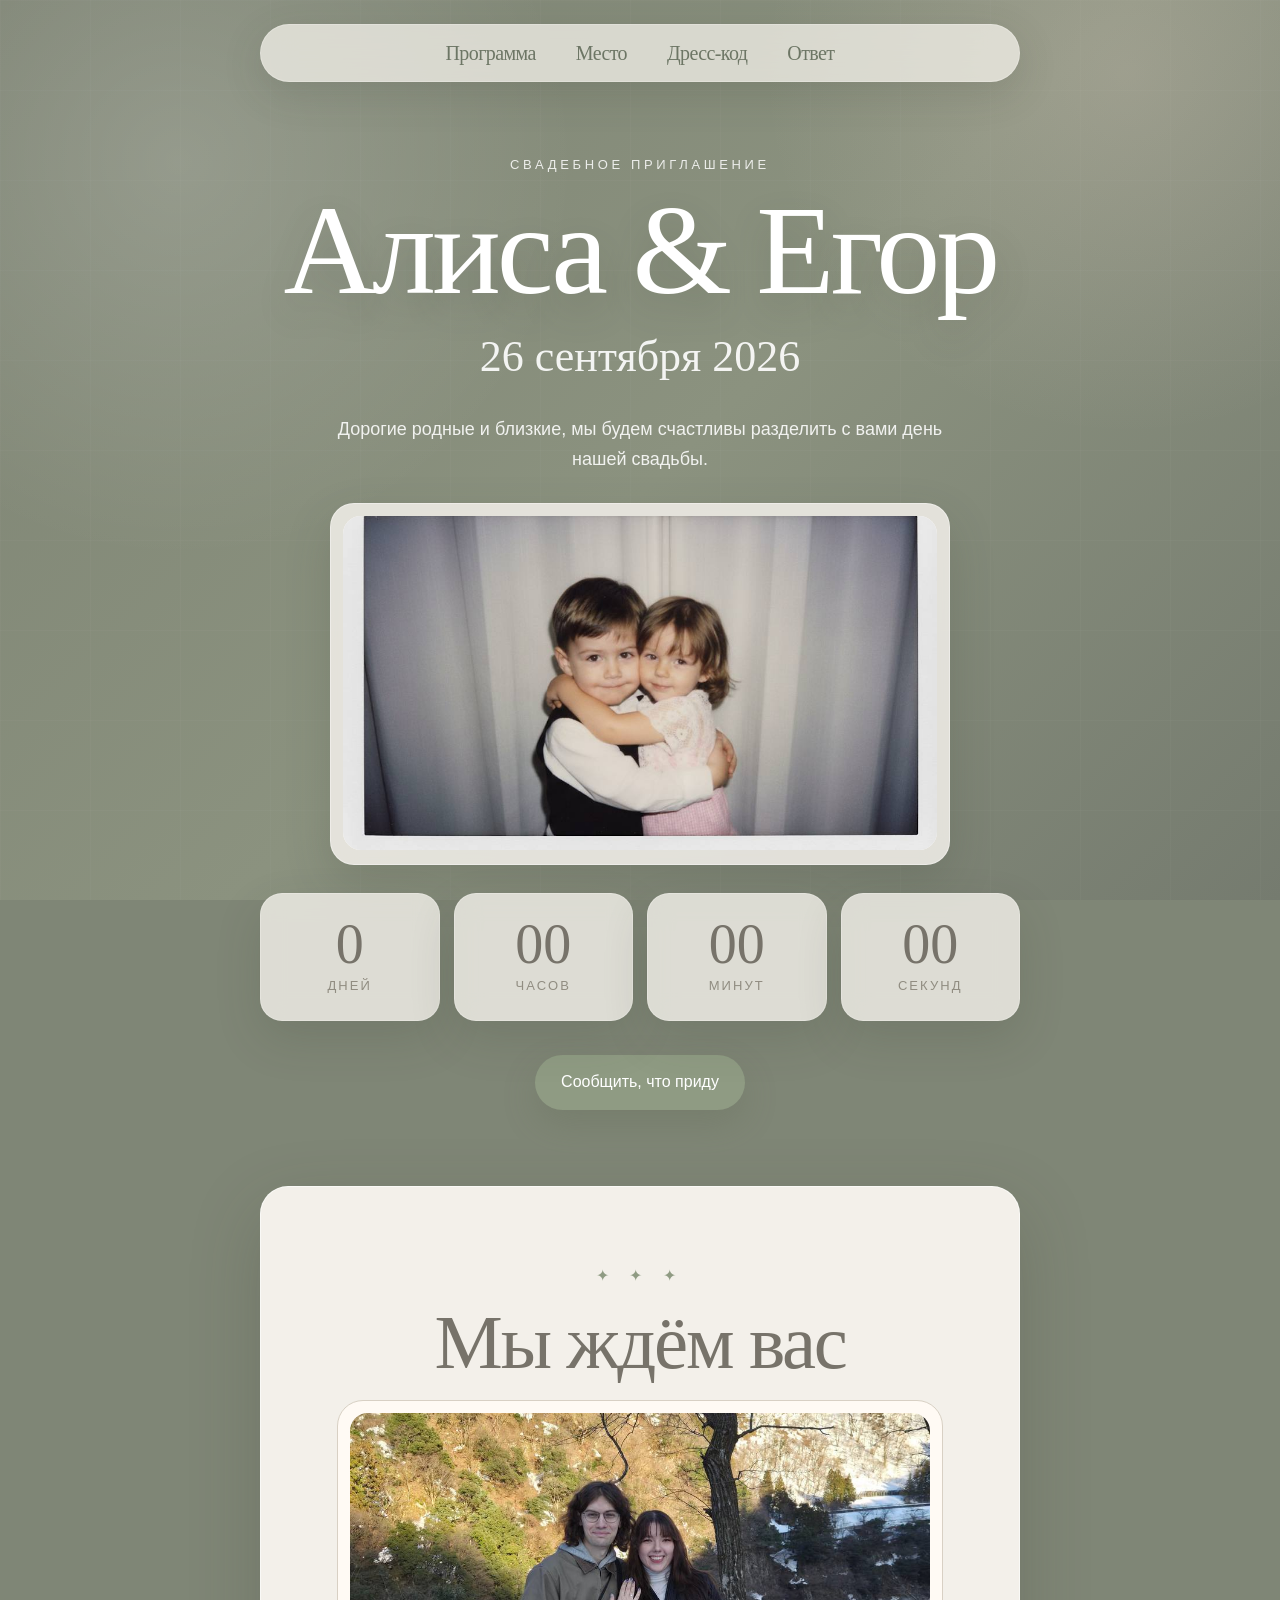
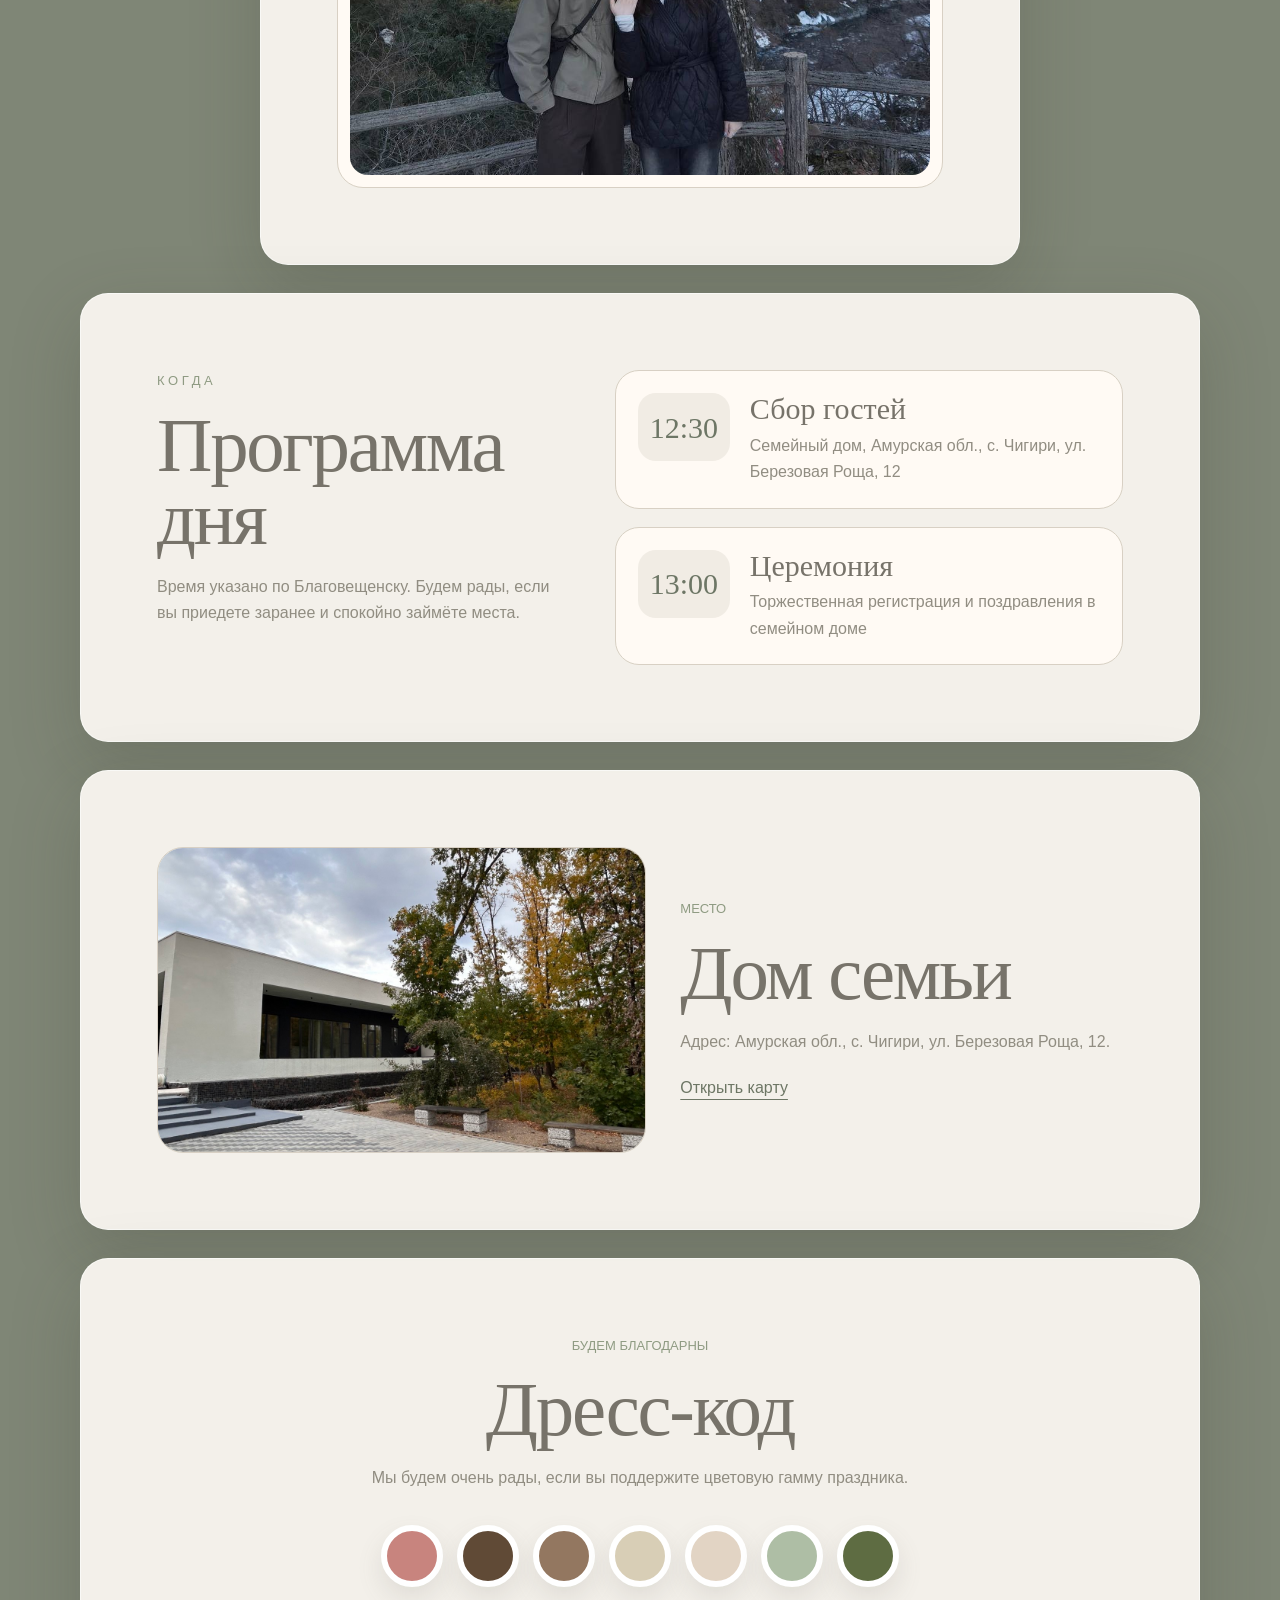
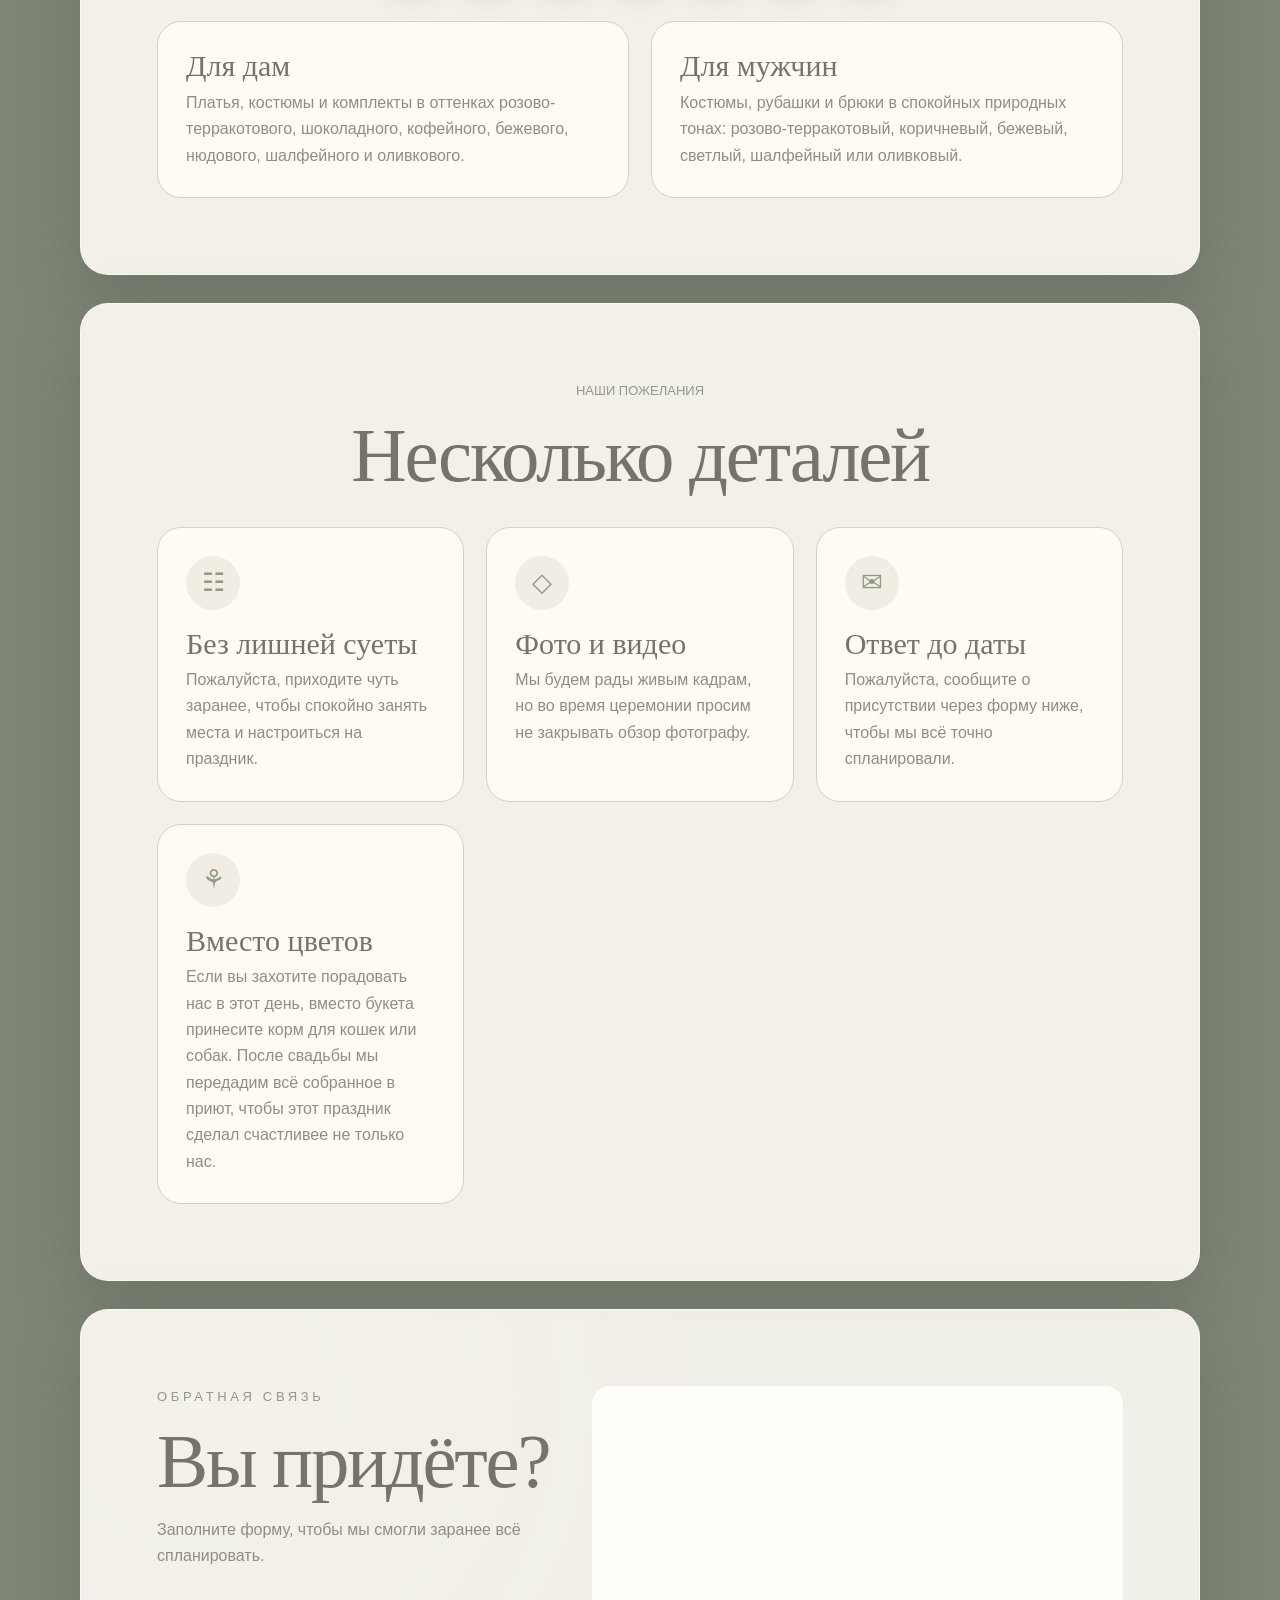
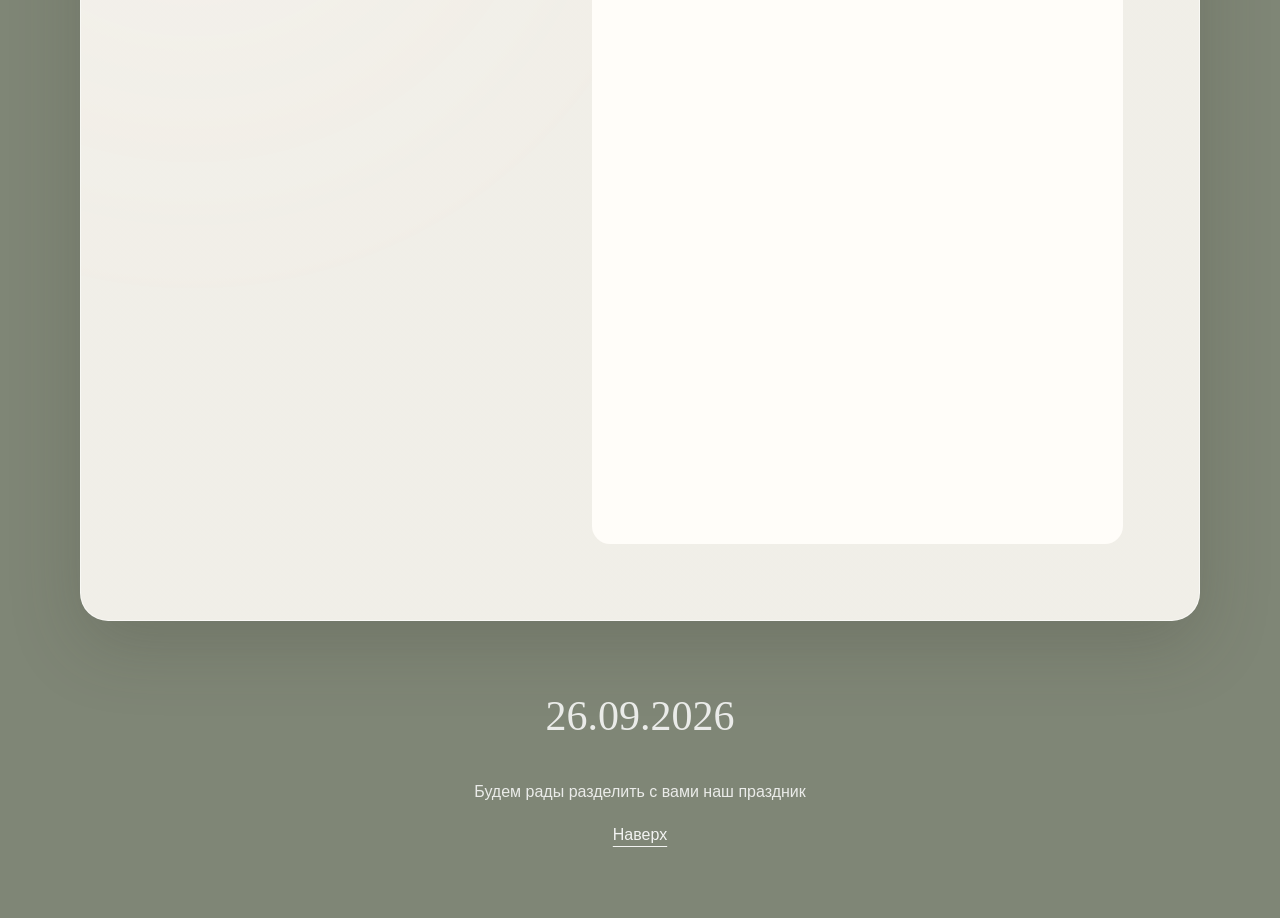
<file: index.html>
<!doctype html>
<html lang="ru">
<head>
  <meta charset="utf-8" />
  <meta name="viewport" content="width=device-width, initial-scale=1" />
  <meta name="description" content="Свадебное приглашение" />
  <title>Свадебное приглашение — 26.09.2026</title>
  <link rel="stylesheet" href="style.css" />
</head>

<body>
  <div class="page-bg" aria-hidden="true"></div>

  <header class="hero" id="top">
    <nav class="nav">
      <a href="#program">Программа</a>
      <a href="#place">Место</a>
      <a href="#dresscode">Дресс-код</a>
      <a href="#rsvp">Ответ</a>
    </nav>

    <div class="hero__inner">
      <p class="eyebrow">Свадебное приглашение</p>
      <h1><span id="brideName">Алиса</span> & <span id="groomName">Егор</span></h1>
      <p class="hero__date">26 сентября 2026</p>
      <p class="hero__lead">
        Дорогие родные и близкие, мы будем счастливы разделить с вами день нашей свадьбы.
      </p>

      <div class="hero-photos" aria-label="Детское совместное фото невесты и жениха">
        <figure class="hero-photo hero-photo--together">
          <img src="assets/together_kids.jpg" alt="Детское совместное фото невесты и жениха" />
        </figure>
      </div>

      <div class="countdown" aria-label="Отсчёт до свадьбы">
        <div class="countdown__item"><strong id="days">0</strong><span>дней</span></div>
        <div class="countdown__item"><strong id="hours">0</strong><span>часов</span></div>
        <div class="countdown__item"><strong id="minutes">0</strong><span>минут</span></div>
        <div class="countdown__item"><strong id="seconds">0</strong><span>секунд</span></div>
      </div>

      <a class="button" href="#rsvp">Сообщить, что приду</a>
    </div>
  </header>

  <main>
    <section class="section intro">
      <div class="ornament">✦ ✦ ✦</div>
      <h2>Мы ждём вас</h2>
      <figure class="intro-photo">
        <img src="assets/together_old.jpg" alt="Совместное фото пары" />
      </figure>
    </section>

    <section class="section split" id="program">
      <div>
        <p class="eyebrow">Когда</p>
        <h2>Программа дня</h2>
        <p class="muted">
          Время указано по Благовещенску. Будем рады, если вы приедете заранее и спокойно займёте места.
        </p>
      </div>

      <div class="timeline" aria-label="Программа свадебного дня">
        <div class="timeline__item">
          <time>12:30</time>
          <div>
            <h3>Сбор гостей</h3>
            <p>Семейный дом, Амурская обл., с. Чигири, ул. Березовая Роща, 12</p>
          </div>
        </div>

        <div class="timeline__item">
          <time>13:00</time>
          <div>
            <h3>Церемония</h3>
            <p>Торжественная регистрация и поздравления в семейном доме</p>
          </div>
        </div>
      </div>
    </section>

    <section class="section venue" id="place">
      <div class="venue__image">
        <img src="assets/place.jpg" alt="Семейный дом" />
      </div>
      <div class="venue__content">
        <p class="eyebrow">Место</p>
        <h2>Дом семьи</h2>
        <p>
          Адрес: Амурская обл., с. Чигири, ул. Березовая Роща, 12.
        </p>
        <a class="text-link" href="https://yandex.ru/maps/?text=%D0%90%D0%BC%D1%83%D1%80%D1%81%D0%BA%D0%B0%D1%8F%20%D0%BE%D0%B1%D0%BB.%2C%20%D1%81.%20%D0%A7%D0%B8%D0%B3%D0%B8%D1%80%D0%B8%2C%20%D1%83%D0%BB.%20%D0%91%D0%B5%D1%80%D0%B5%D0%B7%D0%BE%D0%B2%D0%B0%D1%8F%20%D0%A0%D0%BE%D1%89%D0%B0%2C%2012">Открыть карту</a>
      </div>
    </section>

    <section class="section" id="dresscode">
      <div class="section__head">
        <p class="eyebrow">Будем благодарны</p>
        <h2>Дресс-код</h2>
        <p>
          Мы будем очень рады, если вы поддержите цветовую гамму праздника.
        </p>
      </div>

      <div class="palette" aria-label="Палитра дресс-кода">
        <span style="--c:#C8847E" title="розово-терракотовый"></span>
        <span style="--c:#604A36" title="тёмно-коричневый"></span>
        <span style="--c:#937760" title="кофейный"></span>
        <span style="--c:#D8CEB6" title="светло-бежевый"></span>
        <span style="--c:#E2D4C4" title="нюдовый"></span>
        <span style="--c:#AEBEA5" title="шалфейный"></span>
        <span style="--c:#5E6C42" title="оливковый"></span>
      </div>

      <div class="dress-notes">
        <article>
          <h3>Для дам</h3>
          <p>Платья, костюмы и комплекты в оттенках розово-терракотового, шоколадного, кофейного, бежевого, нюдового, шалфейного и оливкового.</p>
        </article>
        <article>
          <h3>Для мужчин</h3>
          <p>Костюмы, рубашки и брюки в спокойных природных тонах: розово-терракотовый, коричневый, бежевый, светлый, шалфейный или оливковый.</p>
        </article>
      </div>
    </section>

    <section class="section wishes" id="wishes">
      <div class="section__head">
        <p class="eyebrow">Наши пожелания</p>
        <h2>Несколько деталей</h2>
      </div>

      <div class="wish-grid">
        <article>
          <span>☷</span>
          <h3>Без лишней суеты</h3>
          <p>Пожалуйста, приходите чуть заранее, чтобы спокойно занять места и настроиться на праздник.</p>
        </article>

        <article>
          <span>◇</span>
          <h3>Фото и видео</h3>
          <p>Мы будем рады живым кадрам, но во время церемонии просим не закрывать обзор фотографу.</p>
        </article>

        <article>
          <span>✉</span>
          <h3>Ответ до даты</h3>
          <p>Пожалуйста, сообщите о присутствии через форму ниже, чтобы мы всё точно спланировали.</p>
        </article>

        <article>
          <span>⚘</span>
          <h3>Вместо цветов</h3>
          <p>Если вы захотите порадовать нас в этот день, вместо букета принесите корм для кошек или собак. После свадьбы мы передадим всё собранное в приют, чтобы этот праздник сделал счастливее не только нас.</p>
        </article>
      </div>
    </section>

    <section class="section rsvp" id="rsvp">
      <div class="rsvp__card">
        <div>
          <p class="eyebrow">Обратная связь</p>
          <h2>Вы придёте?</h2>
          <p>
            Заполните форму, чтобы мы смогли заранее всё спланировать.
          </p>
        </div>

        <iframe
          class="google-form"
          src="https://docs.google.com/forms/d/e/1FAIpQLSeqf7w8pTAWH1KVmUzpy3r9KJI5TpkuRMsO8fksW7Cik_Sq-w/viewform?embedded=true"
          width="640"
          height="758"
          frameborder="0"
          marginheight="0"
          marginwidth="0"
          title="Форма ответа на приглашение">
          Загрузка...
        </iframe>
      </div>
    </section>
  </main>

  <footer class="footer">
    <p>26.09.2026</p>
    <p>Будем рады разделить с вами наш праздник</p>
    <a href="#top">Наверх</a>
  </footer>

  <script src="script.js"></script>
</body>
</html>
</file>
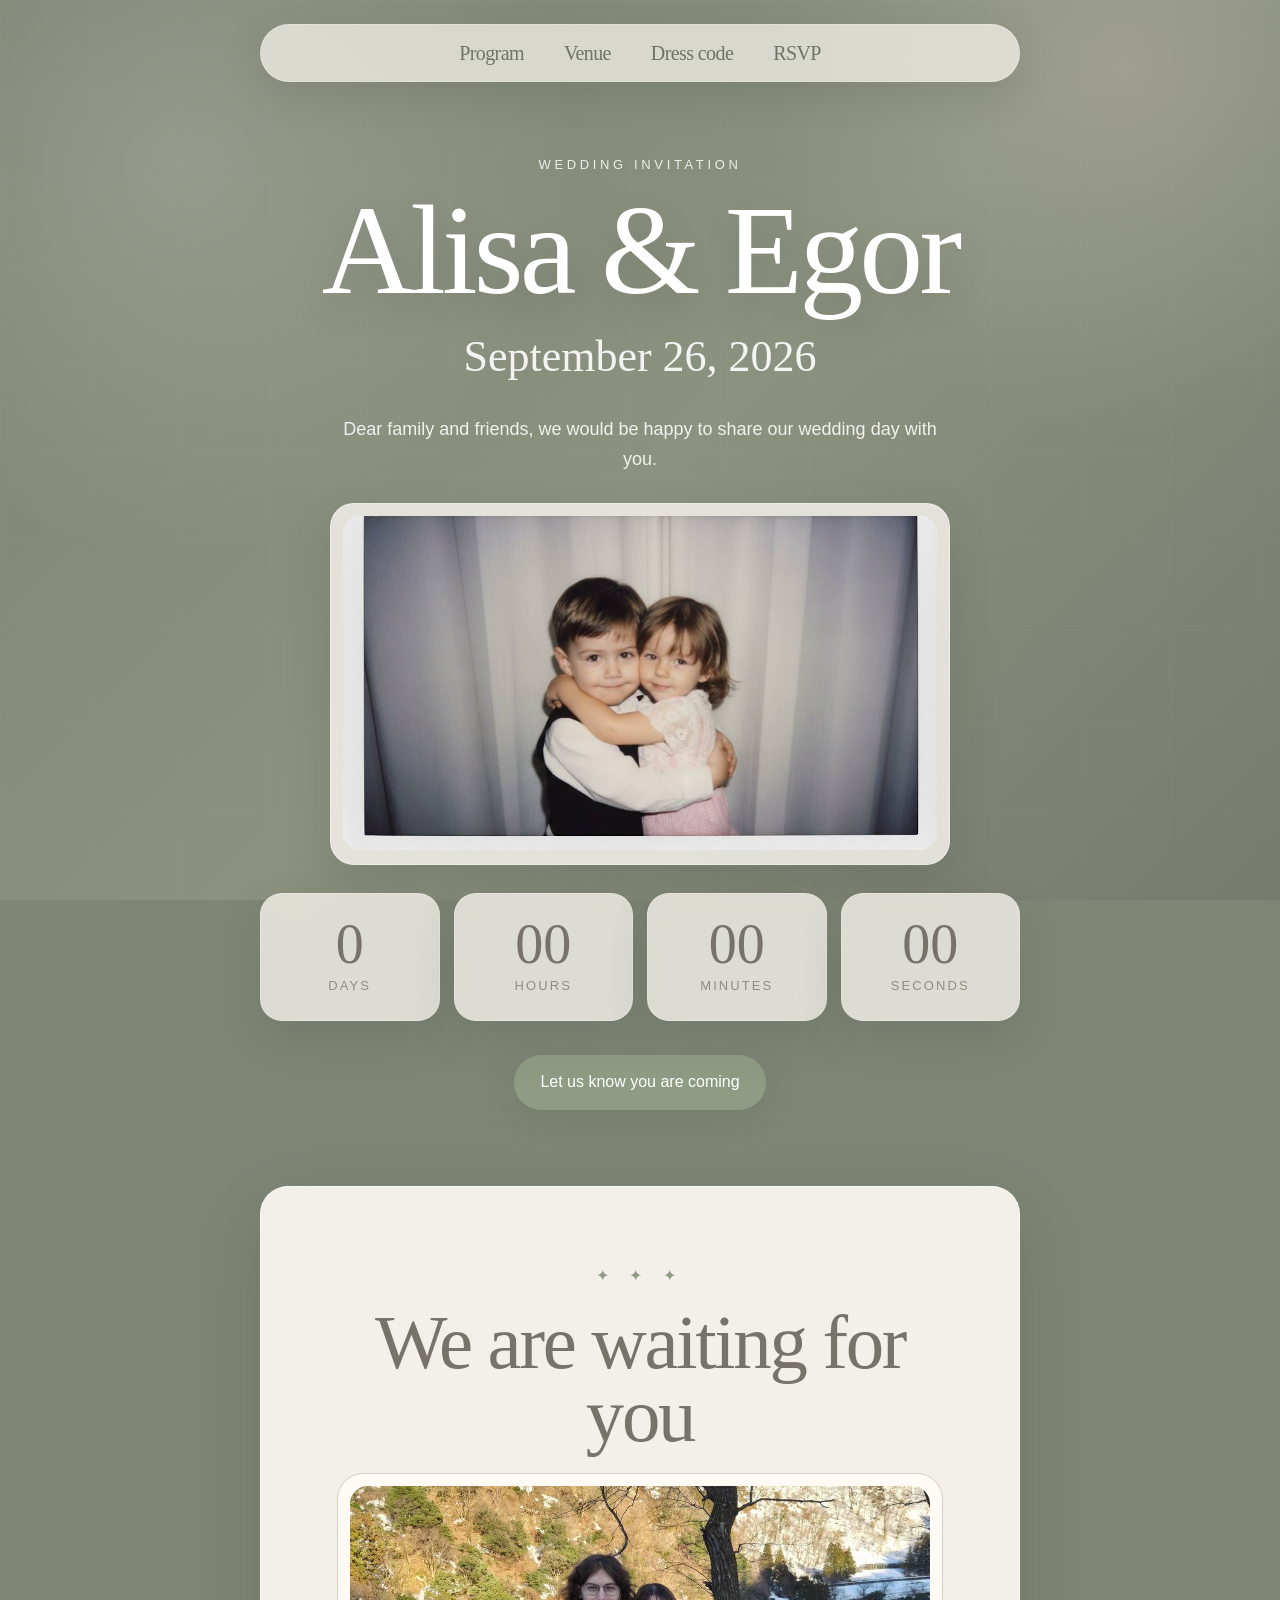
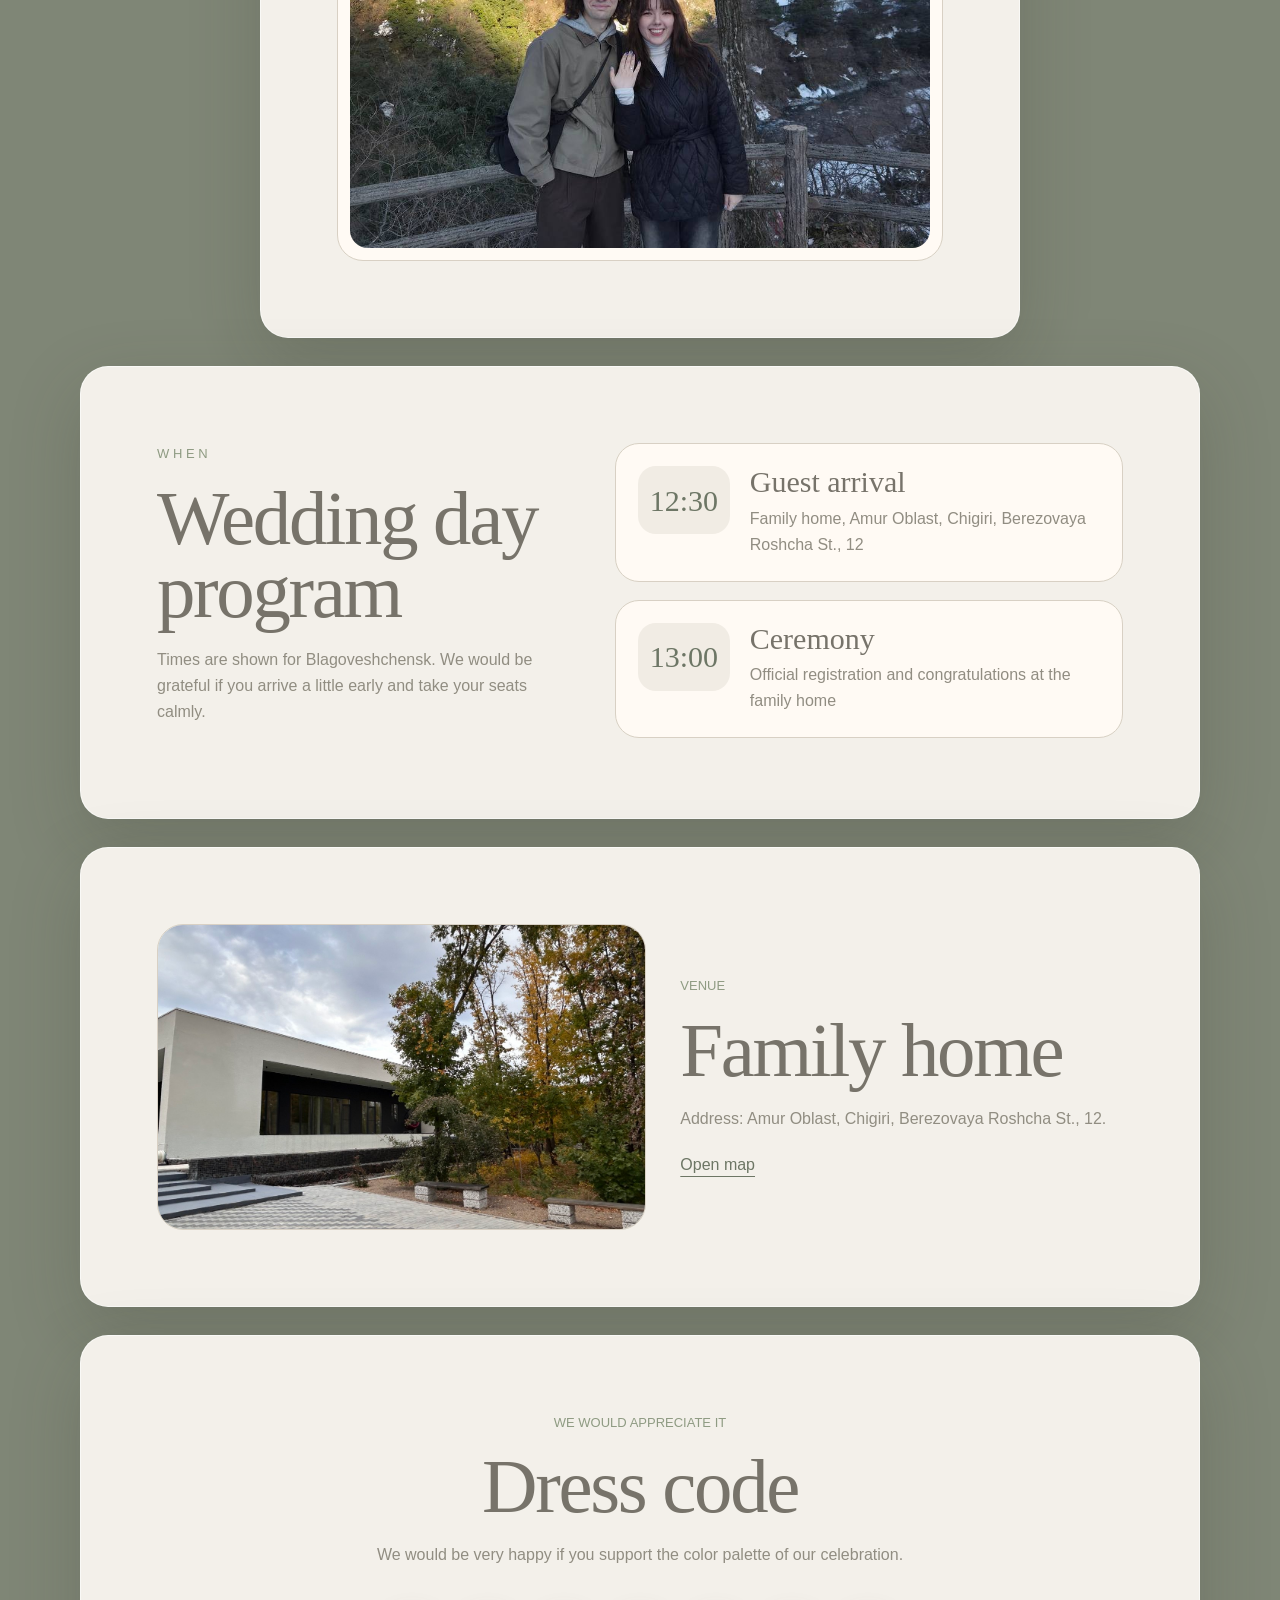
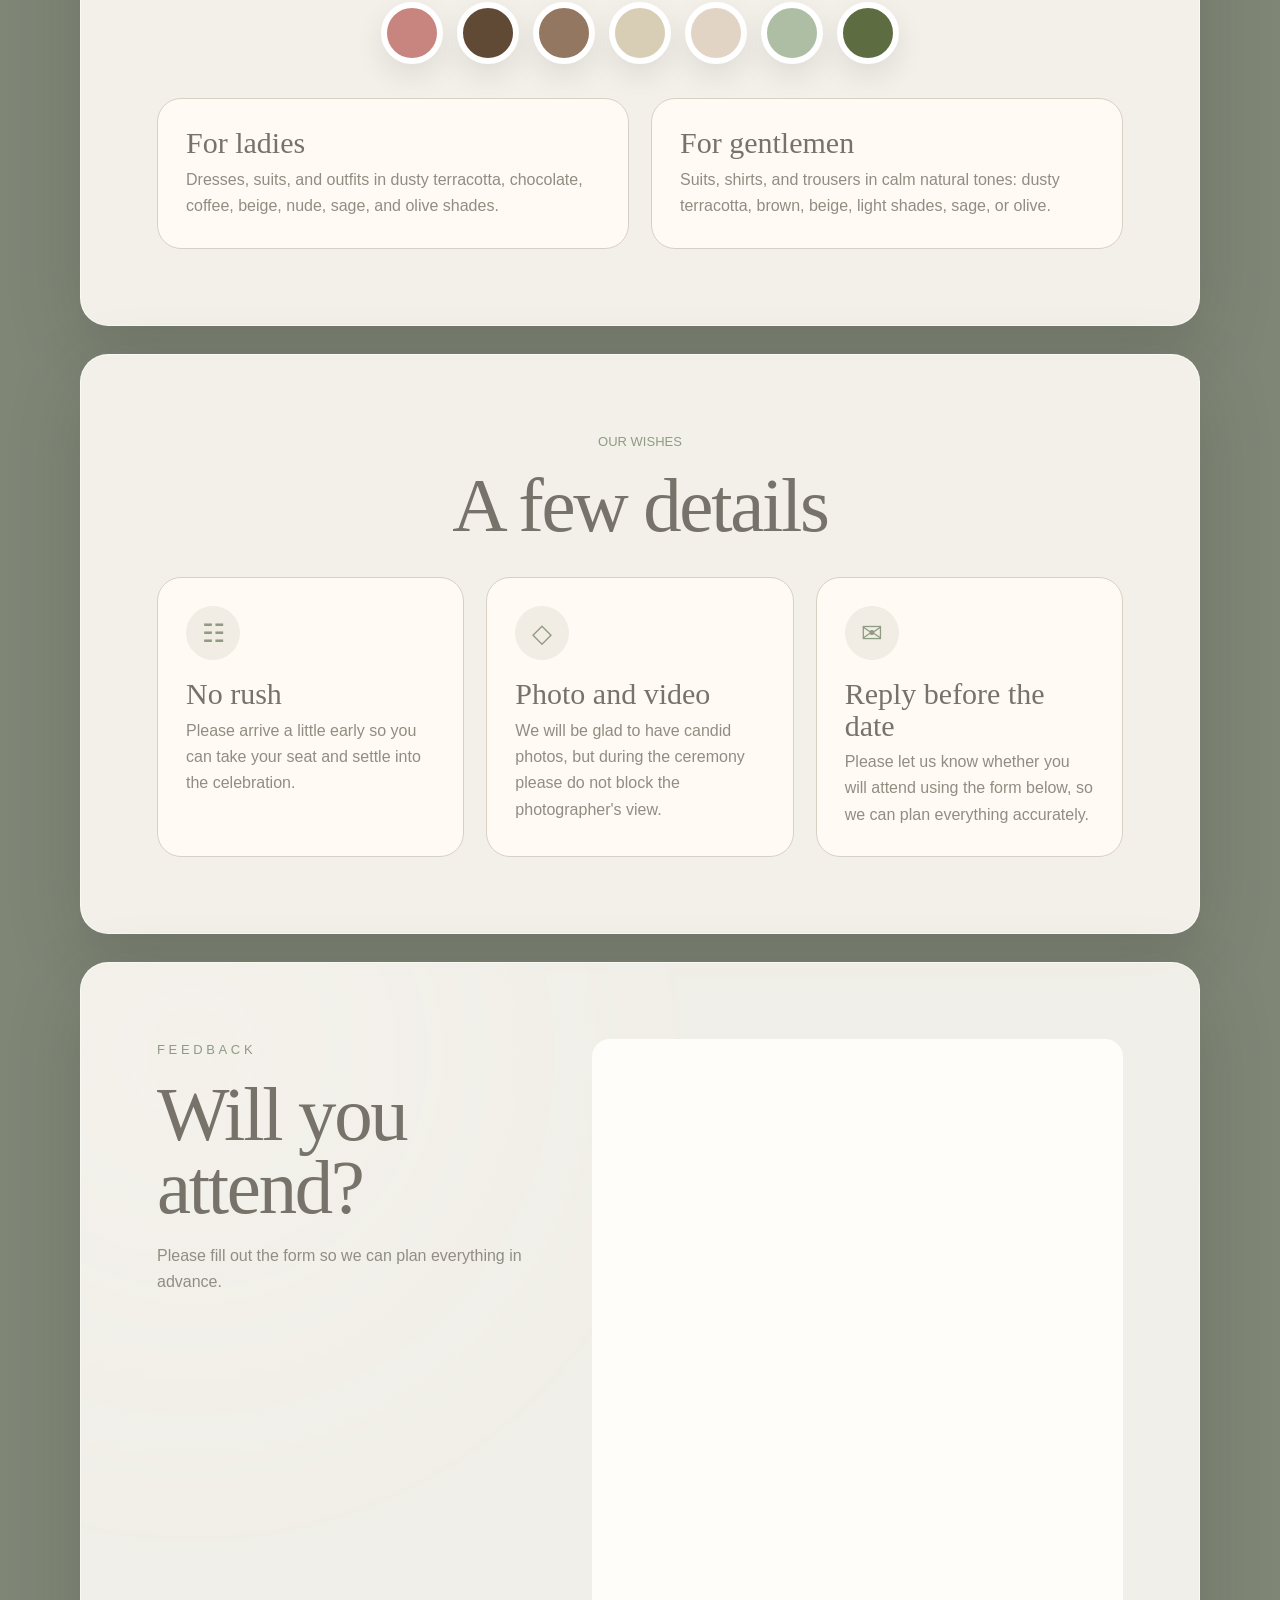
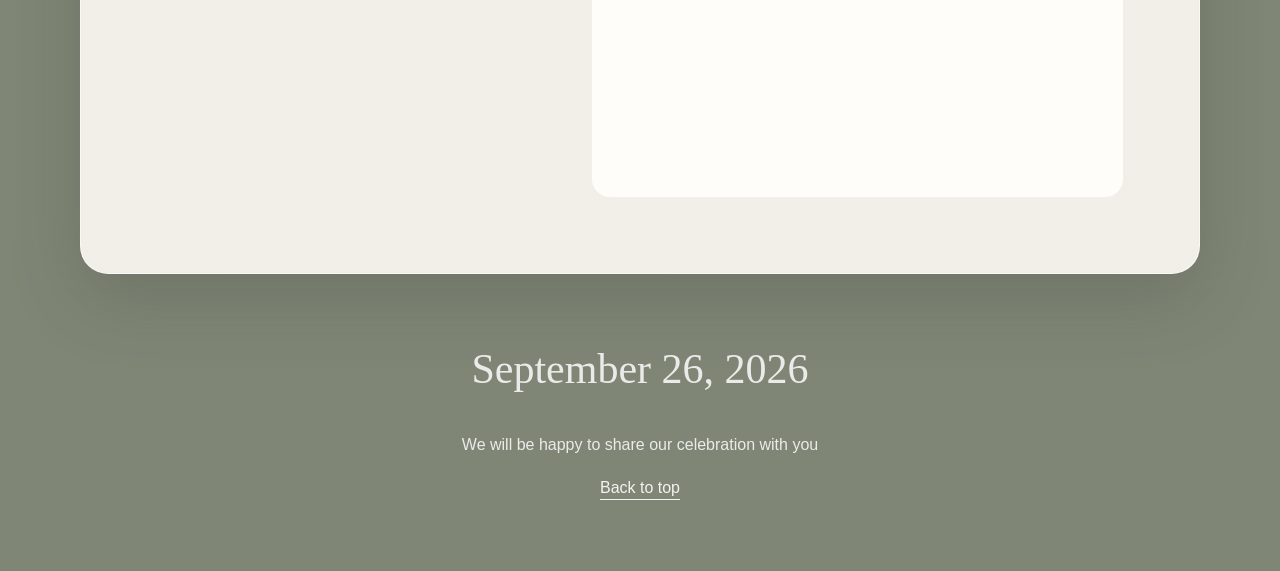
<file: en/index.html>
<!doctype html>
<html lang="en">
<head>
  <meta charset="utf-8" />
  <meta name="viewport" content="width=device-width, initial-scale=1" />
  <meta name="description" content="Wedding invitation" />
  <title>Wedding Invitation — September 26, 2026</title>
  <link rel="stylesheet" href="../style.css" />
</head>

<body>
  <div class="page-bg" aria-hidden="true"></div>

  <header class="hero" id="top">
    <nav class="nav">
      <a href="#program">Program</a>
      <a href="#place">Venue</a>
      <a href="#dresscode">Dress code</a>
      <a href="#rsvp">RSVP</a>
    </nav>

    <div class="hero__inner">
      <p class="eyebrow">Wedding invitation</p>
      <h1><span id="brideName">Alisa</span> & <span id="groomName">Egor</span></h1>
      <p class="hero__date">September 26, 2026</p>
      <p class="hero__lead">
        Dear family and friends, we would be happy to share our wedding day with you.
      </p>

      <div class="hero-photos" aria-label="Childhood photo of the bride and groom together">
        <figure class="hero-photo hero-photo--together">
          <img src="../assets/together_kids.jpg" alt="Childhood photo of the bride and groom together" />
        </figure>
      </div>

      <div class="countdown" aria-label="Countdown to the wedding">
        <div class="countdown__item"><strong id="days">0</strong><span>days</span></div>
        <div class="countdown__item"><strong id="hours">0</strong><span>hours</span></div>
        <div class="countdown__item"><strong id="minutes">0</strong><span>minutes</span></div>
        <div class="countdown__item"><strong id="seconds">0</strong><span>seconds</span></div>
      </div>

      <a class="button" href="#rsvp">Let us know you are coming</a>
    </div>
  </header>

  <main>
    <section class="section intro">
      <div class="ornament">✦ ✦ ✦</div>
      <h2>We are waiting for you</h2>
      <figure class="intro-photo">
        <img src="../assets/together_old.jpg" alt="Photo of the couple" />
      </figure>
    </section>

    <section class="section split" id="program">
      <div>
        <p class="eyebrow">When</p>
        <h2>Wedding day program</h2>
        <p class="muted">
          Times are shown for Blagoveshchensk. We would be grateful if you arrive a little early and take your seats calmly.
        </p>
      </div>

      <div class="timeline" aria-label="Wedding day program">
        <div class="timeline__item">
          <time>12:30</time>
          <div>
            <h3>Guest arrival</h3>
            <p>Family home, Amur Oblast, Chigiri, Berezovaya Roshcha St., 12</p>
          </div>
        </div>

        <div class="timeline__item">
          <time>13:00</time>
          <div>
            <h3>Ceremony</h3>
            <p>Official registration and congratulations at the family home</p>
          </div>
        </div>
      </div>
    </section>

    <section class="section venue" id="place">
      <div class="venue__image">
        <img src="../assets/place.jpg" alt="Family home" />
      </div>
      <div class="venue__content">
        <p class="eyebrow">Venue</p>
        <h2>Family home</h2>
        <p>
          Address: Amur Oblast, Chigiri, Berezovaya Roshcha St., 12.
        </p>
        <a class="text-link" href="https://yandex.ru/maps/?text=%D0%90%D0%BC%D1%83%D1%80%D1%81%D0%BA%D0%B0%D1%8F%20%D0%BE%D0%B1%D0%BB.%2C%20%D1%81.%20%D0%A7%D0%B8%D0%B3%D0%B8%D1%80%D0%B8%2C%20%D1%83%D0%BB.%20%D0%91%D0%B5%D1%80%D0%B5%D0%B7%D0%BE%D0%B2%D0%B0%D1%8F%20%D0%A0%D0%BE%D1%89%D0%B0%2C%2012">Open map</a>
      </div>
    </section>

    <section class="section" id="dresscode">
      <div class="section__head">
        <p class="eyebrow">We would appreciate it</p>
        <h2>Dress code</h2>
        <p>
          We would be very happy if you support the color palette of our celebration.
        </p>
      </div>

      <div class="palette" aria-label="Dress code color palette">
        <span style="--c:#C8847E" title="dusty terracotta"></span>
        <span style="--c:#604A36" title="dark brown"></span>
        <span style="--c:#937760" title="coffee"></span>
        <span style="--c:#D8CEB6" title="light beige"></span>
        <span style="--c:#E2D4C4" title="nude"></span>
        <span style="--c:#AEBEA5" title="sage"></span>
        <span style="--c:#5E6C42" title="olive"></span>
      </div>

      <div class="dress-notes">
        <article>
          <h3>For ladies</h3>
          <p>Dresses, suits, and outfits in dusty terracotta, chocolate, coffee, beige, nude, sage, and olive shades.</p>
        </article>
        <article>
          <h3>For gentlemen</h3>
          <p>Suits, shirts, and trousers in calm natural tones: dusty terracotta, brown, beige, light shades, sage, or olive.</p>
        </article>
      </div>
    </section>

    <section class="section wishes" id="wishes">
      <div class="section__head">
        <p class="eyebrow">Our wishes</p>
        <h2>A few details</h2>
      </div>

      <div class="wish-grid">
        <article>
          <span>☷</span>
          <h3>No rush</h3>
          <p>Please arrive a little early so you can take your seat and settle into the celebration.</p>
        </article>

        <article>
          <span>◇</span>
          <h3>Photo and video</h3>
          <p>We will be glad to have candid photos, but during the ceremony please do not block the photographer's view.</p>
        </article>

        <article>
          <span>✉</span>
          <h3>Reply before the date</h3>
          <p>Please let us know whether you will attend using the form below, so we can plan everything accurately.</p>
        </article>
      </div>
    </section>

    <section class="section rsvp" id="rsvp">
      <div class="rsvp__card">
        <div>
          <p class="eyebrow">Feedback</p>
          <h2>Will you attend?</h2>
          <p>
            Please fill out the form so we can plan everything in advance.
          </p>
        </div>

        <iframe
          class="google-form"
          src="https://docs.google.com/forms/d/e/1FAIpQLSeqf7w8pTAWH1KVmUzpy3r9KJI5TpkuRMsO8fksW7Cik_Sq-w/viewform?embedded=true"
          width="640"
          height="758"
          frameborder="0"
          marginheight="0"
          marginwidth="0"
          title="RSVP form">
          Loading...
        </iframe>
      </div>
    </section>
  </main>

  <footer class="footer">
    <p>September 26, 2026</p>
    <p>We will be happy to share our celebration with you</p>
    <a href="#top">Back to top</a>
  </footer>

  <script src="../script.js"></script>
</body>
</html>
</file>
<file: style.css>
/* 
  Свадебное приглашение.
  Самые частые правки:
  1. Имена и дату меняй в script.js в объекте CONFIG.
  2. Фото замени в папке assets и поправь src в index.html.
  3. Цвета палитры меняй в блоке #dresscode в index.html.
*/

:root {
  --bg: #7f8676;
  --paper: #f8f5ef;
  --paper-soft: #f1ece4;
  --ink: #68665f;
  --muted: #918d82;
  --line: #d8d0c4;
  --olive: #8f9b83;
  --olive-dark: #6d7665;
  --sand: #d8c8b7;
  --rose: #e6d1c9;
  --shadow: 0 24px 70px rgba(58, 61, 51, .22);
  --radius: 28px;
}

* {
  box-sizing: border-box;
}

html {
  scroll-behavior: smooth;
}

body {
  margin: 0;
  color: var(--ink);
  background: var(--bg);
  font-family: Inter, Arial, sans-serif;
  line-height: 1.65;
}

body::selection {
  background: var(--sand);
  color: #fff;
}

.page-bg {
  position: fixed;
  inset: 0;
  z-index: -2;
  background:
    radial-gradient(circle at 14% 18%, rgba(255,255,255,.16), transparent 30%),
    radial-gradient(circle at 88% 8%, rgba(230,209,201,.22), transparent 26%),
    linear-gradient(135deg, #7d8373 0%, #8b927f 52%, #757b6f 100%);
}

.page-bg::after {
  content: "";
  position: absolute;
  inset: 0;
  opacity: .09;
  background-image:
    linear-gradient(rgba(255,255,255,.26) 1px, transparent 1px),
    linear-gradient(90deg, rgba(255,255,255,.26) 1px, transparent 1px);
  background-size: 90px 90px;
}

h1, h2, h3, p {
  margin-top: 0;
}

h1, h2 {
  font-family: "Cormorant Garamond", Georgia, "Times New Roman", serif;
  font-weight: 400;
  letter-spacing: -.03em;
}

h1 {
  max-width: 980px;
  margin: 0 auto 12px;
  font-size: clamp(54px, 10vw, 132px);
  line-height: .9;
  color: #fff;
  text-shadow: 0 16px 36px rgba(66,70,58,.22);
}

h2 {
  margin-bottom: 18px;
  color: #77736a;
  font-size: clamp(42px, 6vw, 78px);
  line-height: .95;
}

h3 {
  margin-bottom: 8px;
  font-family: "Cormorant Garamond", Georgia, "Times New Roman", serif;
  font-size: 30px;
  font-weight: 400;
  line-height: 1.05;
  color: #77736a;
}

img {
  display: block;
  max-width: 100%;
}

a {
  color: inherit;
}

.nav {
  position: sticky;
  top: 16px;
  z-index: 10;
  width: min(760px, calc(100% - 32px));
  margin: 0 auto;
  padding: 10px;
  display: flex;
  justify-content: center;
  gap: 8px;
  border: 1px solid rgba(255,255,255,.22);
  border-radius: 999px;
  background: rgba(248,245,239,.72);
  backdrop-filter: blur(16px);
  box-shadow: 0 12px 40px rgba(57,61,52,.16);
}

.nav a {
  padding: 8px 16px;
  border-radius: 999px;
  text-decoration: none;
  font-family: "Cormorant Garamond", Georgia, "Times New Roman", serif;
  font-size: 20px;
  font-weight: 400;
  line-height: 1;
  letter-spacing: -.03em;
  color: var(--olive-dark);
}

.nav a:hover {
  background: rgba(143,155,131,.14);
}

.hero {
  min-height: 100svh;
  padding: 24px 20px 76px;
  display: grid;
  grid-template-rows: auto minmax(0, 1fr);
  align-content: stretch;
  row-gap: clamp(42px, 8vh, 96px);
  text-align: center;
}

.hero__inner {
  width: min(1120px, 100%);
  margin: 0 auto;
  align-self: center;
}

.eyebrow {
  margin-bottom: 18px;
  font-size: 13px;
  letter-spacing: .28em;
  text-transform: uppercase;
  color: rgba(255,255,255,.84);
}

.section .eyebrow,
.venue .eyebrow,
.rsvp .eyebrow {
  color: var(--olive);
}

.hero__date {
  margin-bottom: 22px;
  font-family: "Cormorant Garamond", Georgia, "Times New Roman", serif;
  font-size: clamp(28px, 4vw, 44px);
  color: rgba(255,255,255,.9);
}

.hero__lead {
  width: min(610px, 100%);
  margin: 0 auto 28px;
  color: rgba(255,255,255,.88);
  font-size: 18px;
}

.hero-photos {
  width: min(620px, 100%);
  margin: 0 auto 28px;
  display: flex;
  justify-content: center;
}

.hero-photo {
  margin: 0;
  width: 100%;
  padding: 12px 12px 14px;
  border: 1px solid rgba(255,255,255,.36);
  border-radius: 24px;
  background: rgba(248,245,239,.82);
  box-shadow: 0 18px 46px rgba(57,61,52,.18);
  backdrop-filter: blur(12px);
}

.hero-photo--together {
  max-width: 620px;
}

.hero-photo img {
  width: 100%;
  aspect-ratio: 16 / 9;
  object-fit: cover;
  object-position: center 28%;
  border-radius: 18px;
  background: #fffdf9;
}

.hero-photo--together img {
  aspect-ratio: 16 / 9;
}

.hero-photo figcaption {
  margin-top: 8px;
  color: var(--olive-dark);
  font-family: "Cormorant Garamond", Georgia, "Times New Roman", serif;
  font-size: 25px;
  line-height: 1.1;
}

.countdown {
  width: min(760px, 100%);
  margin: 0 auto 34px;
  display: grid;
  grid-template-columns: repeat(4, 1fr);
  gap: 14px;
}

.countdown__item {
  padding: 22px 12px;
  border: 1px solid rgba(255,255,255,.22);
  border-radius: 22px;
  background: rgba(248,245,239,.78);
  box-shadow: 0 18px 46px rgba(57,61,52,.16);
  backdrop-filter: blur(12px);
}

.countdown__item strong {
  display: block;
  font-family: "Cormorant Garamond", Georgia, "Times New Roman", serif;
  font-size: clamp(34px, 6vw, 56px);
  font-weight: 400;
  line-height: 1;
  color: #77736a;
}

.countdown__item span {
  color: var(--muted);
  font-size: 13px;
  text-transform: uppercase;
  letter-spacing: .16em;
}

.button {
  display: inline-flex;
  align-items: center;
  justify-content: center;
  min-height: 52px;
  padding: 14px 26px;
  border: 0;
  border-radius: 999px;
  background: var(--olive);
  color: #fff;
  box-shadow: 0 14px 34px rgba(92,101,80,.24);
  font: inherit;
  text-decoration: none;
  cursor: pointer;
  transition: transform .2s ease, box-shadow .2s ease, background .2s ease;
}

.button:hover {
  transform: translateY(-2px);
  background: var(--olive-dark);
  box-shadow: 0 20px 42px rgba(92,101,80,.28);
}

.section {
  width: min(1120px, calc(100% - 32px));
  margin: 0 auto 28px;
  padding: clamp(36px, 6vw, 76px);
  border: 1px solid rgba(255,255,255,.58);
  border-radius: var(--radius);
  background: rgba(248,245,239,.96);
  box-shadow: var(--shadow);
}

.intro {
  width: min(760px, calc(100% - 32px));
  text-align: center;
}

.intro-photo {
  margin: 20px auto 0;
  padding: 12px;
  border: 1px solid var(--line);
  border-radius: 26px;
  background: #fffaf4;
}

.intro-photo img {
  width: 100%;
  aspect-ratio: 16 / 10;
  object-fit: cover;
  border-radius: 18px;
}

.ornament {
  margin-bottom: 18px;
  color: var(--olive);
  letter-spacing: .5em;
}

.section__head {
  width: min(760px, 100%);
  margin: 0 auto 34px;
  text-align: center;
}

.section__head p {
  color: var(--muted);
}

.section__head p,
.muted,
.timeline__item p,
.venue__content p,
.dress-notes p,
.wish-grid p,
.rsvp__card p:not(.eyebrow) {
  line-height: 1.65;
  letter-spacing: 0;
}

.split {
  display: grid;
  grid-template-columns: .9fr 1.1fr;
  gap: 42px;
  align-items: start;
}

.muted {
  color: var(--muted);
}

.timeline {
  position: relative;
  display: grid;
  gap: 18px;
}

.timeline__item {
  display: grid;
  grid-template-columns: 92px 1fr;
  gap: 20px;
  align-items: start;
  padding: 22px;
  border: 1px solid var(--line);
  border-radius: 24px;
  background: #fffaf4;
}

.timeline__item time {
  display: grid;
  place-items: center;
  min-height: 68px;
  border-radius: 18px;
  background: var(--paper-soft);
  font-family: "Cormorant Garamond", Georgia, "Times New Roman", serif;
  font-size: 30px;
  color: var(--olive-dark);
}

.timeline__item p {
  margin-bottom: 0;
  color: var(--muted);
}

.venue {
  display: grid;
  grid-template-columns: 1.05fr .95fr;
  gap: 34px;
  align-items: center;
  overflow: hidden;
}

.venue__image img {
  width: 100%;
  aspect-ratio: 16 / 10;
  object-fit: cover;
  border-radius: 26px;
  border: 1px solid var(--line);
}

.venue__content p {
  color: var(--muted);
}

.text-link {
  display: inline-block;
  margin-top: 4px;
  color: var(--olive-dark);
  text-underline-offset: 6px;
}

.palette {
  display: flex;
  justify-content: center;
  gap: 14px;
  flex-wrap: wrap;
  margin: 34px 0;
}

.palette span {
  width: 62px;
  height: 62px;
  border-radius: 50%;
  background: var(--c);
  border: 6px solid #fff;
  box-shadow: 0 12px 26px rgba(104,102,95,.14);
}

.dress-notes {
  display: grid;
  grid-template-columns: repeat(2, 1fr);
  gap: 22px;
}

.dress-notes article,
.wish-grid article {
  padding: 28px;
  border: 1px solid var(--line);
  border-radius: 24px;
  background: #fffaf4;
}

.dress-notes p,
.wish-grid p {
  margin-bottom: 0;
  color: var(--muted);
}

.wish-grid {
  display: grid;
  grid-template-columns: repeat(3, 1fr);
  gap: 22px;
}

.wish-grid span {
  display: grid;
  place-items: center;
  width: 54px;
  height: 54px;
  margin-bottom: 18px;
  border-radius: 50%;
  background: var(--paper-soft);
  color: var(--olive);
  font-size: 26px;
}

.rsvp {
  background:
    linear-gradient(rgba(248,245,239,.94), rgba(248,245,239,.94)),
    radial-gradient(circle at 10% 10%, rgba(230,209,201,.55), transparent 40%);
}

.rsvp__card {
  display: grid;
  grid-template-columns: .85fr 1.15fr;
  gap: 42px;
  align-items: start;
}

.rsvp__card p:not(.eyebrow) {
  color: var(--muted);
}

.google-form {
  width: 100%;
  min-height: 758px;
  border: 0;
  border-radius: 18px;
  background: #fffdf9;
}

form {
  display: grid;
  gap: 18px;
}

label,
legend {
  color: var(--olive-dark);
  font-size: 14px;
}

input,
textarea {
  width: 100%;
  margin-top: 8px;
  padding: 14px 16px;
  border: 1px solid var(--line);
  border-radius: 16px;
  outline: none;
  background: #fffdf9;
  color: var(--ink);
  font: inherit;
}

input:focus,
textarea:focus {
  border-color: var(--olive);
  box-shadow: 0 0 0 4px rgba(143,155,131,.14);
}

fieldset {
  margin: 0;
  padding: 18px;
  border: 1px solid var(--line);
  border-radius: 18px;
}

.radio {
  display: flex;
  gap: 10px;
  align-items: center;
  margin-top: 12px;
}

.radio input {
  width: auto;
  margin: 0;
}

.form-status {
  min-height: 26px;
  margin: 0;
  color: var(--olive-dark);
}

.footer {
  width: min(1120px, calc(100% - 32px));
  margin: 0 auto;
  padding: 46px 20px 70px;
  text-align: center;
  color: rgba(255,255,255,.84);
}

.footer p:first-child {
  font-family: "Cormorant Garamond", Georgia, "Times New Roman", serif;
  font-size: 42px;
  line-height: 1;
}

.footer a {
  color: rgba(255,255,255,.9);
  text-underline-offset: 6px;
}

@media (max-width: 820px) {
  .nav {
    top: 10px;
    width: calc(100% - 20px);
    padding: 8px;
    flex-wrap: wrap;
    overflow: visible;
    justify-content: center;
    gap: 6px;
  }

  .nav a {
    padding: 6px 10px;
    font-size: 18px;
    white-space: nowrap;
  }

  .hero {
    padding-top: 18px;
    row-gap: 30px;
  }

  .hero-photos {
    width: min(620px, 100%);
  }

  .hero-photo {
    padding: 9px 9px 11px;
    border-radius: 20px;
  }

  .hero-photo img {
    border-radius: 15px;
  }

  .hero-photo figcaption {
    font-size: 22px;
  }

  .countdown {
    grid-template-columns: repeat(2, 1fr);
  }

  .section {
    width: calc(100% - 20px);
    padding: 32px 20px;
    border-radius: 24px;
  }

  .split,
  .venue,
  .dress-notes,
  .wish-grid,
  .rsvp__card {
    grid-template-columns: 1fr;
  }

  .timeline__item {
    grid-template-columns: 76px 1fr;
    gap: 14px;
    padding: 16px;
  }

  .timeline__item time {
    min-height: 58px;
    font-size: 24px;
  }

  .palette span {
    width: 54px;
    height: 54px;
  }
}

@media (max-width: 440px) {
  .nav a {
    padding: 6px 9px;
    font-size: 17px;
  }

  .hero {
    padding-bottom: 54px;
  }

  .hero__lead {
    font-size: 16px;
  }

  .hero-photos {
    margin-bottom: 24px;
  }

  .hero-photo figcaption {
    font-size: 20px;
  }

  .countdown {
    gap: 10px;
  }

  .countdown__item {
    padding: 18px 8px;
  }

  .countdown__item span {
    font-size: 11px;
  }

  .timeline__item {
    grid-template-columns: 1fr;
  }
}
</file>
